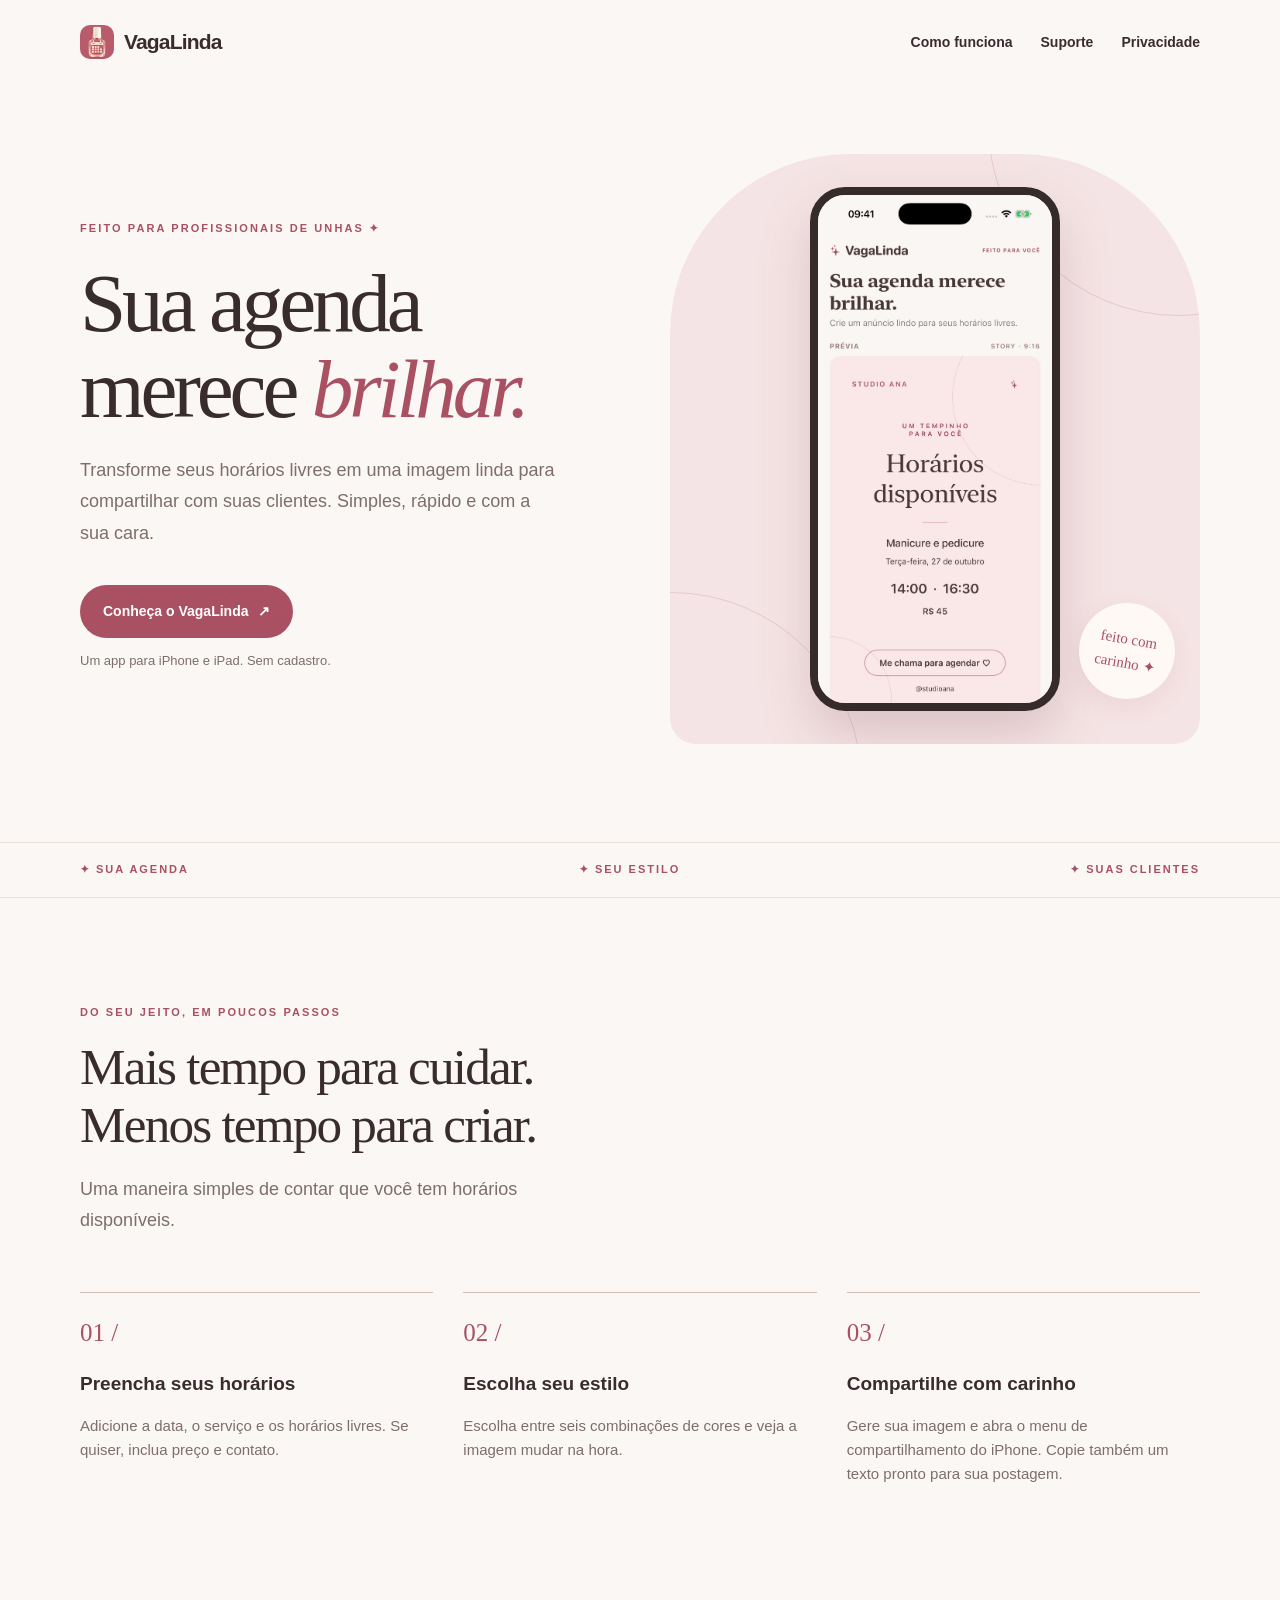
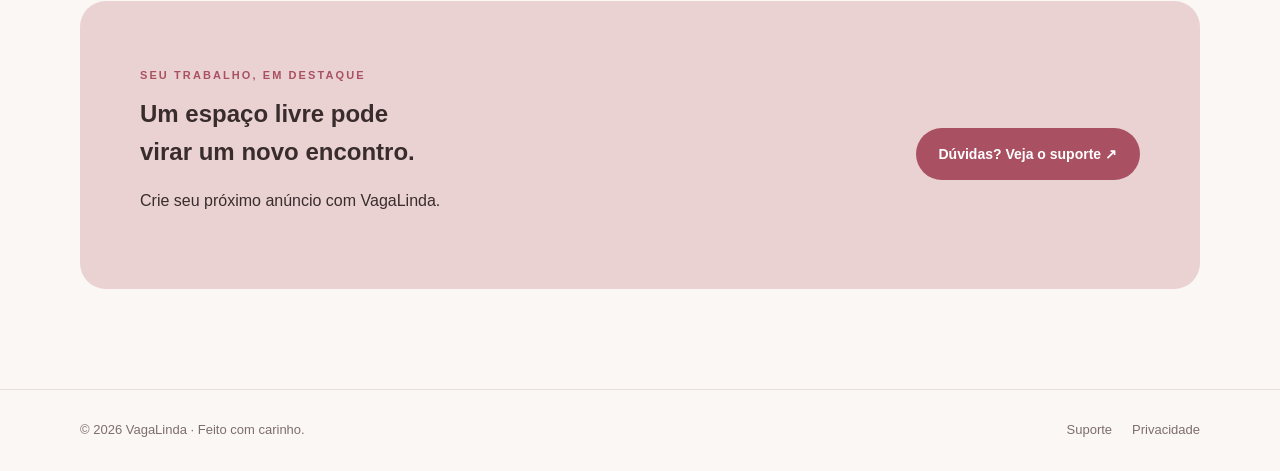
<file: index.html>
<!doctype html><html lang="pt-BR"><head><meta charset="utf-8"><meta name="viewport" content="width=device-width,initial-scale=1"><meta name="description" content="Crie imagens bonitas para divulgar seus horários livres com VagaLinda, feito para profissionais de unhas."><title>VagaLinda — seus horários merecem brilhar</title><link rel="icon" href="assets/icon.png"><link rel="stylesheet" href="style.css"></head><body><header class="wrap site-header"><a class="brand" href="index.html"><img src="assets/icon.png" alt="">VagaLinda</a><nav class="nav" aria-label="Navegação principal"><a href="#como-funciona">Como funciona</a><a href="support.html">Suporte</a><a href="privacy.html">Privacidade</a></nav></header><main><section class="wrap hero"><div><span class="eyebrow">Feito para profissionais de unhas ✦</span><h1>Sua agenda<br>merece <em>brilhar.</em></h1><p class="lead">Transforme seus horários livres em uma imagem linda para compartilhar com suas clientes. Simples, rápido e com a sua cara.</p><a class="button" href="#como-funciona">Conheça o VagaLinda <span aria-hidden="true">↗</span></a><p class="small">Um app para iPhone e iPad. Sem cadastro.</p></div><div class="visual"><div class="phone"><img src="assets/app-preview.jpg" alt="Prévia do VagaLinda mostrando um anúncio de horários disponíveis"></div><div class="visual-label">feito com<br>carinho ✦</div></div></section><div class="strip"><div class="wrap"><span>✦ Sua agenda</span><span>✦ Seu estilo</span><span>✦ Suas clientes</span></div></div><section class="section wrap" id="como-funciona"><div class="section-head"><span class="eyebrow">Do seu jeito, em poucos passos</span><h2>Mais tempo para cuidar.<br>Menos tempo para criar.</h2><p class="lead">Uma maneira simples de contar que você tem horários disponíveis.</p></div><div class="steps"><article class="step"><div class="number">01 /</div><h3>Preencha seus horários</h3><p>Adicione a data, o serviço e os horários livres. Se quiser, inclua preço e contato.</p></article><article class="step"><div class="number">02 /</div><h3>Escolha seu estilo</h3><p>Escolha entre seis combinações de cores e veja a imagem mudar na hora.</p></article><article class="step"><div class="number">03 /</div><h3>Compartilhe com carinho</h3><p>Gere sua imagem e abra o menu de compartilhamento do iPhone. Copie também um texto pronto para sua postagem.</p></article></div></section><section class="wrap"><div class="closing"><div><span class="eyebrow">Seu trabalho, em destaque</span><h2>Um espaço livre pode<br>virar um novo encontro.</h2><p>Crie seu próximo anúncio com VagaLinda.</p></div><a class="button" href="support.html">Dúvidas? Veja o suporte ↗</a></div></section></main><footer class="footer"><div class="wrap"><span>© 2026 VagaLinda · Feito com carinho.</span><nav aria-label="Links do rodapé"><a href="support.html">Suporte</a><a href="privacy.html">Privacidade</a></nav></div></footer></body></html>
</file>
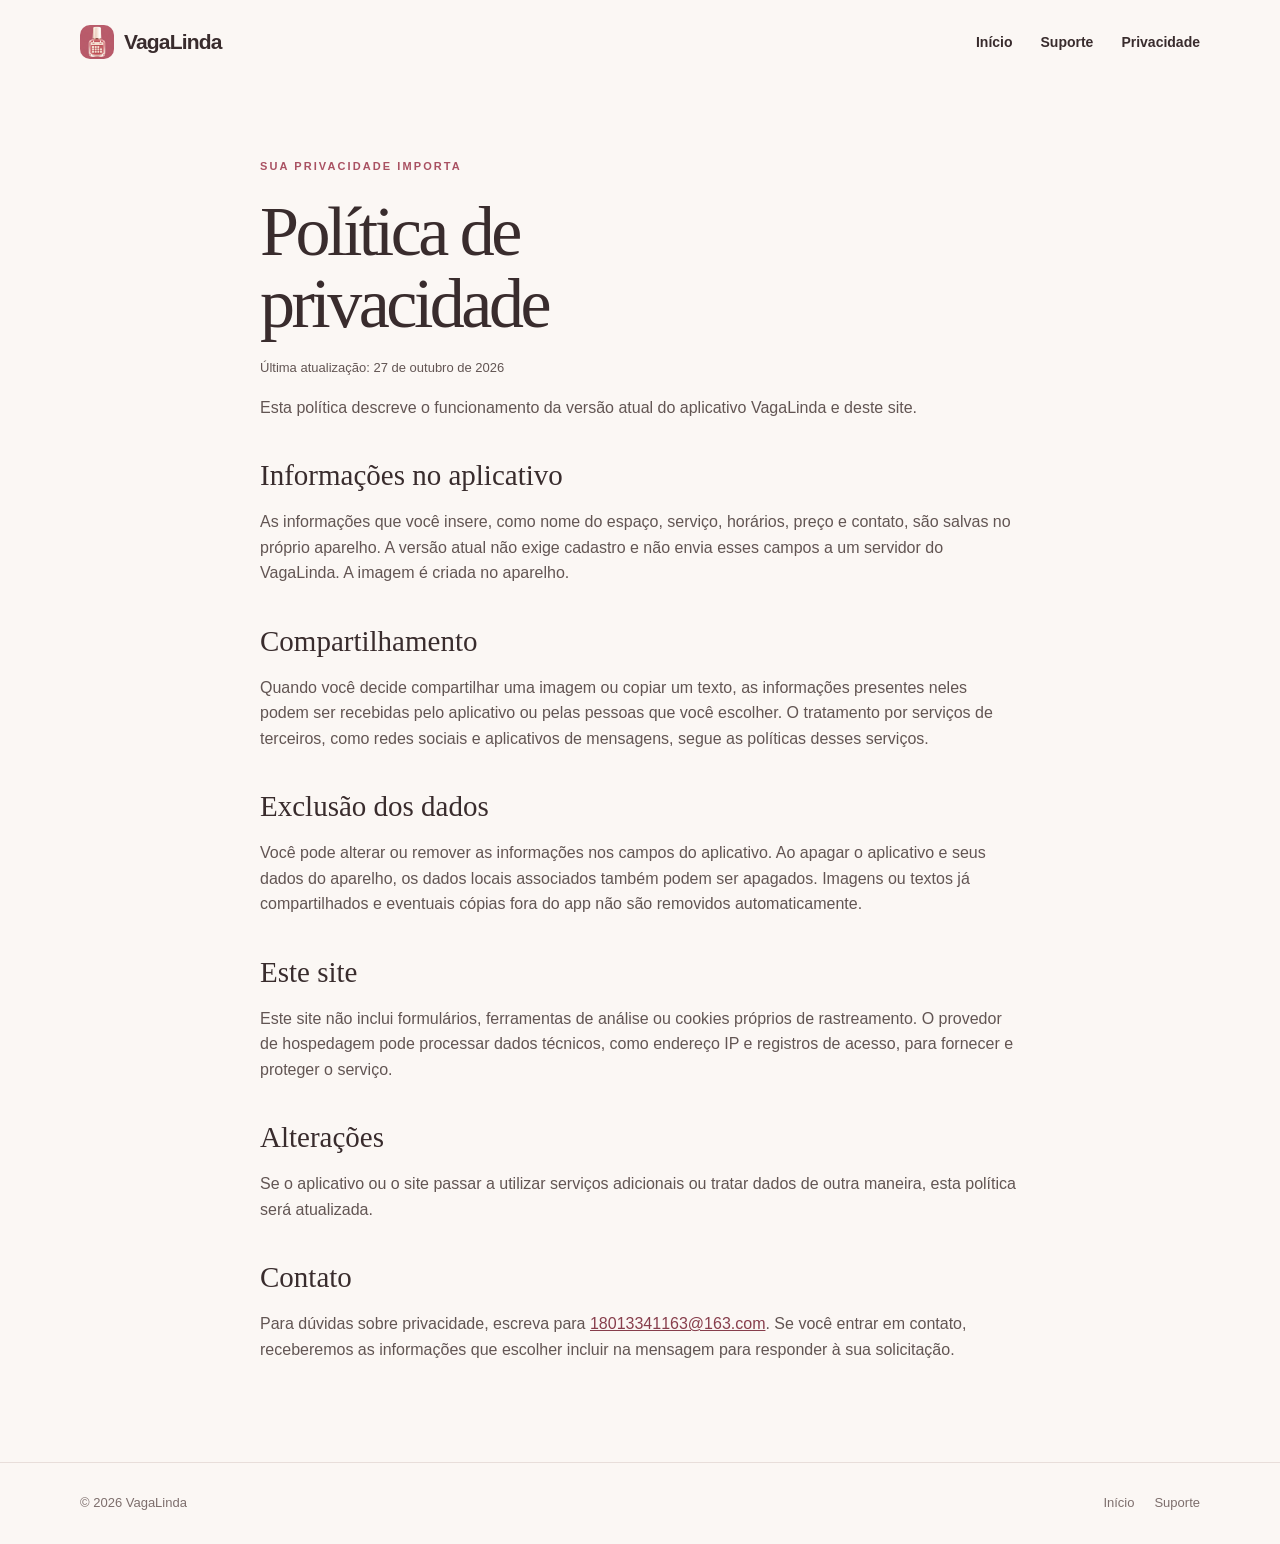
<file: privacy.html>
<!doctype html><html lang="pt-BR"><head><meta charset="utf-8"><meta name="viewport" content="width=device-width,initial-scale=1"><meta name="description" content="Como o VagaLinda trata as informações usadas no aplicativo."><title>Privacidade — VagaLinda</title><link rel="icon" href="assets/icon.png"><link rel="stylesheet" href="style.css"></head><body><header class="wrap site-header"><a class="brand" href="index.html"><img src="assets/icon.png" alt="">VagaLinda</a><nav class="nav" aria-label="Navegação principal"><a href="index.html">Início</a><a href="support.html">Suporte</a><a href="privacy.html" aria-current="page">Privacidade</a></nav></header><main class="wrap page"><span class="eyebrow">Sua privacidade importa</span><h1>Política de<br>privacidade</h1><p class="small">Última atualização: 27 de outubro de 2026</p><p>Esta política descreve o funcionamento da versão atual do aplicativo VagaLinda e deste site.</p><h2>Informações no aplicativo</h2><p>As informações que você insere, como nome do espaço, serviço, horários, preço e contato, são salvas no próprio aparelho. A versão atual não exige cadastro e não envia esses campos a um servidor do VagaLinda. A imagem é criada no aparelho.</p><h2>Compartilhamento</h2><p>Quando você decide compartilhar uma imagem ou copiar um texto, as informações presentes neles podem ser recebidas pelo aplicativo ou pelas pessoas que você escolher. O tratamento por serviços de terceiros, como redes sociais e aplicativos de mensagens, segue as políticas desses serviços.</p><h2>Exclusão dos dados</h2><p>Você pode alterar ou remover as informações nos campos do aplicativo. Ao apagar o aplicativo e seus dados do aparelho, os dados locais associados também podem ser apagados. Imagens ou textos já compartilhados e eventuais cópias fora do app não são removidos automaticamente.</p><h2>Este site</h2><p>Este site não inclui formulários, ferramentas de análise ou cookies próprios de rastreamento. O provedor de hospedagem pode processar dados técnicos, como endereço IP e registros de acesso, para fornecer e proteger o serviço.</p><h2>Alterações</h2><p>Se o aplicativo ou o site passar a utilizar serviços adicionais ou tratar dados de outra maneira, esta política será atualizada.</p><h2>Contato</h2><p>Para dúvidas sobre privacidade, escreva para <a href="mailto:18013341163@163.com?subject=Privacidade%20VagaLinda">18013341163@163.com</a>. Se você entrar em contato, receberemos as informações que escolher incluir na mensagem para responder à sua solicitação.</p></main><footer class="footer"><div class="wrap"><span>© 2026 VagaLinda</span><nav aria-label="Links do rodapé"><a href="index.html">Início</a><a href="support.html">Suporte</a></nav></div></footer></body></html>
</file>
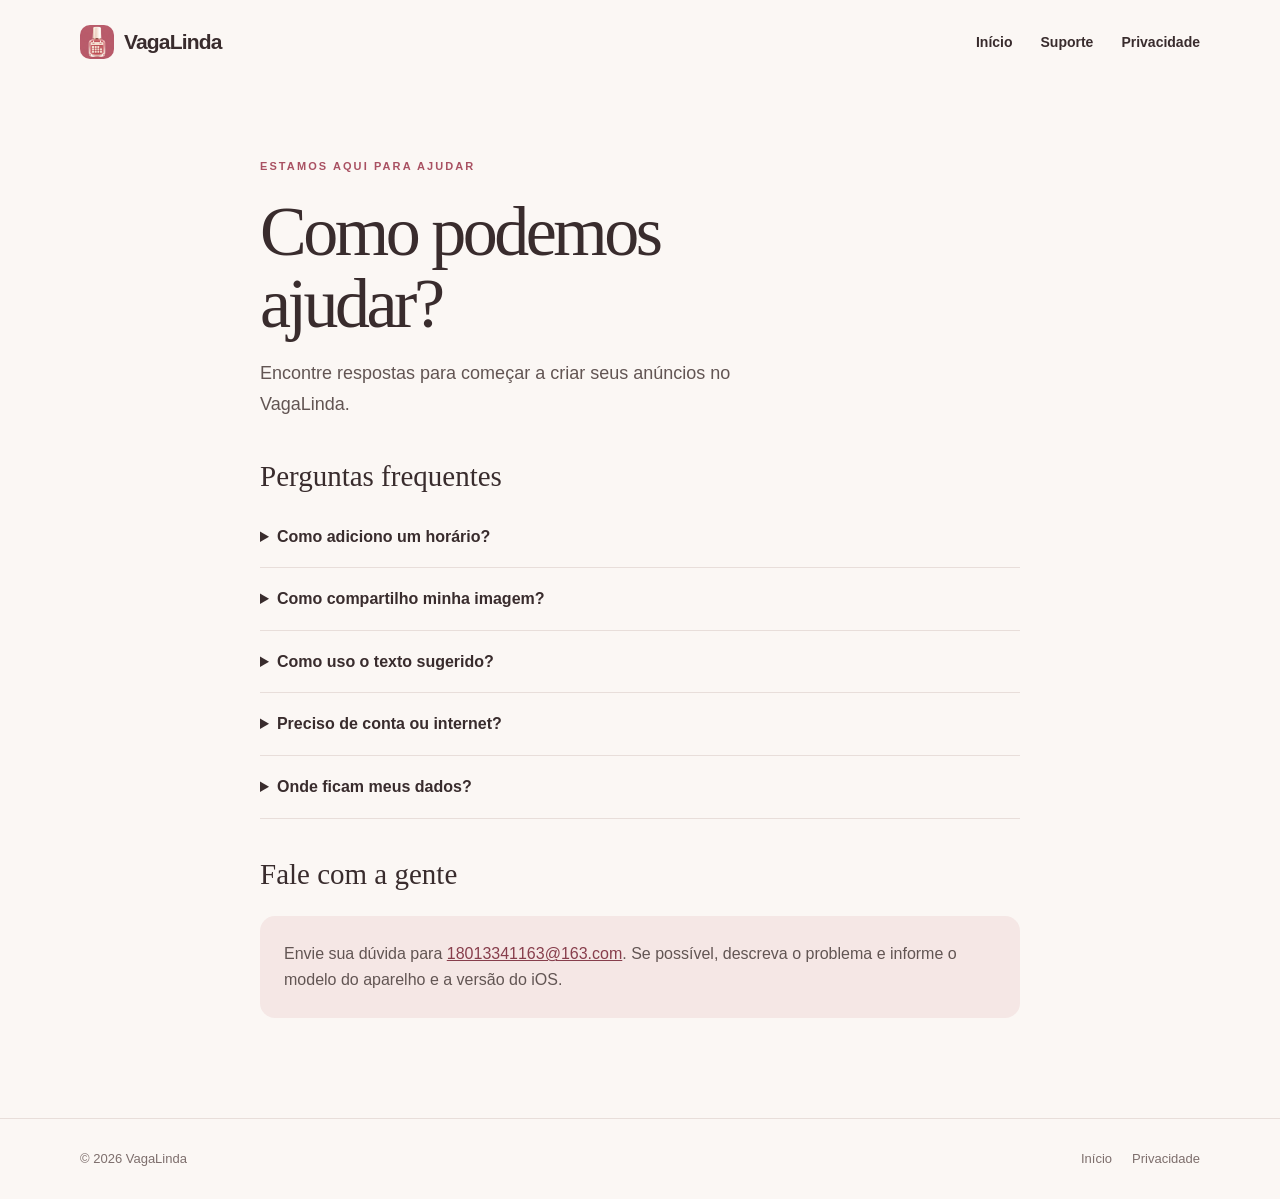
<file: support.html>
<!doctype html><html lang="pt-BR"><head><meta charset="utf-8"><meta name="viewport" content="width=device-width,initial-scale=1"><meta name="description" content="Ajuda e perguntas frequentes sobre o VagaLinda."><title>Suporte — VagaLinda</title><link rel="icon" href="assets/icon.png"><link rel="stylesheet" href="style.css"></head><body><header class="wrap site-header"><a class="brand" href="index.html"><img src="assets/icon.png" alt="">VagaLinda</a><nav class="nav" aria-label="Navegação principal"><a href="index.html">Início</a><a href="support.html" aria-current="page">Suporte</a><a href="privacy.html">Privacidade</a></nav></header><main class="wrap page"><span class="eyebrow">Estamos aqui para ajudar</span><h1>Como podemos<br>ajudar?</h1><p class="lead">Encontre respostas para começar a criar seus anúncios no VagaLinda.</p><section class="faq"><h2>Perguntas frequentes</h2><details><summary>Como adiciono um horário?</summary><p>Escolha a data e o horário, depois toque em “Adicionar”. Para excluir um horário, toque no × ao lado dele.</p></details><details><summary>Como compartilho minha imagem?</summary><p>Adicione pelo menos um horário e toque em “Compartilhar imagem”. Escolha uma opção no menu do aparelho. Os aplicativos disponíveis dependem dos apps instalados e das opções de compartilhamento de cada um.</p></details><details><summary>Como uso o texto sugerido?</summary><p>Toque em “Copiar texto para postar”. Depois, abra o aplicativo desejado e cole o texto. A imagem e o texto são compartilhados separadamente.</p></details><details><summary>Preciso de conta ou internet?</summary><p>Não é necessário criar uma conta. A criação da imagem acontece no aparelho; o compartilhamento pode exigir conexão, dependendo do aplicativo escolhido.</p></details><details><summary>Onde ficam meus dados?</summary><p>Os campos preenchidos são salvos no próprio aparelho. Eles podem ser perdidos se você apagar o app ou seus dados.</p></details></section><section><h2>Fale com a gente</h2><div class="notice"><p>Envie sua dúvida para <a href="mailto:18013341163@163.com?subject=Suporte%20VagaLinda">18013341163@163.com</a>. Se possível, descreva o problema e informe o modelo do aparelho e a versão do iOS.</p></div></section></main><footer class="footer"><div class="wrap"><span>© 2026 VagaLinda</span><nav aria-label="Links do rodapé"><a href="index.html">Início</a><a href="privacy.html">Privacidade</a></nav></div></footer></body></html>
</file>
<file: style.css>
:root{--ink:#392c2d;--muted:#7d6e6c;--rose:#a95162;--rose-dark:#873e4c;--cream:#fbf7f4;--blush:#f5e4e5;--line:#e8deda;--white:#fff;--serif:Georgia,'Times New Roman',serif}*{box-sizing:border-box}html{scroll-behavior:smooth}body{margin:0;background:var(--cream);color:var(--ink);font-family:-apple-system,BlinkMacSystemFont,'Segoe UI',sans-serif;line-height:1.6}a{color:inherit}a:focus-visible,button:focus-visible,summary:focus-visible{outline:3px solid #c97583;outline-offset:4px}.wrap{width:min(1120px,calc(100% - 48px));margin:auto}.site-header{height:84px;display:flex;align-items:center;justify-content:space-between;gap:20px}.brand{display:inline-flex;align-items:center;gap:10px;text-decoration:none;font-weight:750;letter-spacing:-.04em;font-size:21px}.brand img{width:34px;height:34px;border-radius:10px}.nav{display:flex;gap:28px;align-items:center;font-size:14px;font-weight:600}.nav a{text-decoration:none}.nav a:hover{color:var(--rose)}.hero{display:grid;grid-template-columns:1fr 1fr;gap:60px;align-items:center;padding:70px 0 98px}.eyebrow{color:var(--rose);font-size:11px;letter-spacing:.19em;text-transform:uppercase;font-weight:800}.hero h1,.page h1{font-family:var(--serif);font-weight:400;letter-spacing:-.05em;line-height:1.03}.hero h1{font-size:clamp(54px,6.5vw,88px);margin:22px 0}.hero h1 em{font-weight:400;color:var(--rose)}.lead{font-size:18px;color:var(--muted);max-width:480px;line-height:1.75}.button{display:inline-flex;align-items:center;justify-content:center;gap:10px;background:var(--rose);color:#fff;text-decoration:none;padding:15px 23px;border-radius:100px;font-weight:700;font-size:14px;margin-top:18px}.button:hover{background:var(--rose-dark)}.small{font-size:13px;color:var(--muted)}.visual{background:var(--blush);border-radius:180px 180px 26px 26px;position:relative;min-height:590px;display:flex;align-items:center;justify-content:center;overflow:hidden}.visual:before,.visual:after{content:'';border:1px solid #d5aeb3;position:absolute;border-radius:50%;width:380px;height:380px;opacity:.5}.visual:before{top:-220px;right:-170px}.visual:after{bottom:-230px;left:-190px}.phone{width:min(250px,60%);border:8px solid #342b2a;border-radius:35px;box-shadow:0 24px 50px #9e737b4a;z-index:1;overflow:hidden;line-height:0}.phone img{width:100%;display:block}.visual-label{position:absolute;right:25px;bottom:45px;z-index:2;background:#fff9f5;border-radius:50%;width:96px;height:96px;display:grid;place-items:center;text-align:center;font-family:var(--serif);font-size:15px;color:var(--rose);transform:rotate(10deg);box-shadow:0 8px 25px #a951621a}.strip{border-block:1px solid var(--line);padding:18px 0;color:var(--rose);font-size:11px;text-transform:uppercase;letter-spacing:.18em;font-weight:700}.strip .wrap{display:flex;justify-content:space-between;gap:12px;flex-wrap:wrap}.section{padding:100px 0}.section-head{max-width:660px}.section h2{font-family:var(--serif);font-size:clamp(38px,4vw,56px);font-weight:400;letter-spacing:-.035em;line-height:1.13;margin:15px 0 20px}.steps{display:grid;grid-template-columns:repeat(3,1fr);gap:30px;margin-top:55px}.step{border-top:1px solid #d3bbb8;padding-top:20px}.step .number{color:var(--rose);font-family:var(--serif);font-size:25px}.step h3{font-size:19px;margin:16px 0 8px}.step p{color:var(--muted);font-size:15px}.closing{background:#ead2d2;border-radius:26px;padding:60px;display:flex;align-items:center;justify-content:space-between;gap:30px}.closing h2{margin:8px 0}.footer{margin-top:100px;padding:30px 0;border-top:1px solid var(--line);color:var(--muted);font-size:13px}.footer .wrap{display:flex;align-items:center;justify-content:space-between;gap:20px;flex-wrap:wrap}.footer nav{display:flex;gap:20px}.footer a{text-decoration:none}.page{max-width:760px;padding:68px 0 0}.page h1{font-size:clamp(48px,6vw,70px);margin:18px 0}.page h2{font-family:var(--serif);font-size:29px;font-weight:400;line-height:1.2;margin:38px 0 12px}.page p,.page li{color:#625553}.page a{color:var(--rose-dark)}.notice{padding:20px 24px;background:#f5e7e5;border-radius:15px;margin:25px 0}.notice p{margin:5px 0}.faq details{border-bottom:1px solid var(--line);padding:18px 0}.faq summary{cursor:pointer;font-weight:700}.faq p{margin-bottom:0}@media(max-width:720px){.site-header{height:auto;min-height:75px;align-items:flex-start;padding:20px 0}.nav{gap:12px;flex-wrap:wrap;justify-content:flex-end;font-size:12px}.wrap{width:min(100% - 36px,1120px)}.hero{grid-template-columns:1fr;gap:35px;padding:45px 0 70px}.hero h1{font-size:54px}.visual{min-height:485px}.steps{grid-template-columns:1fr;gap:15px;margin-top:35px}.section{padding:70px 0}.closing{padding:35px;display:block}.footer{margin-top:70px}.page{padding-top:45px}}
</file>
